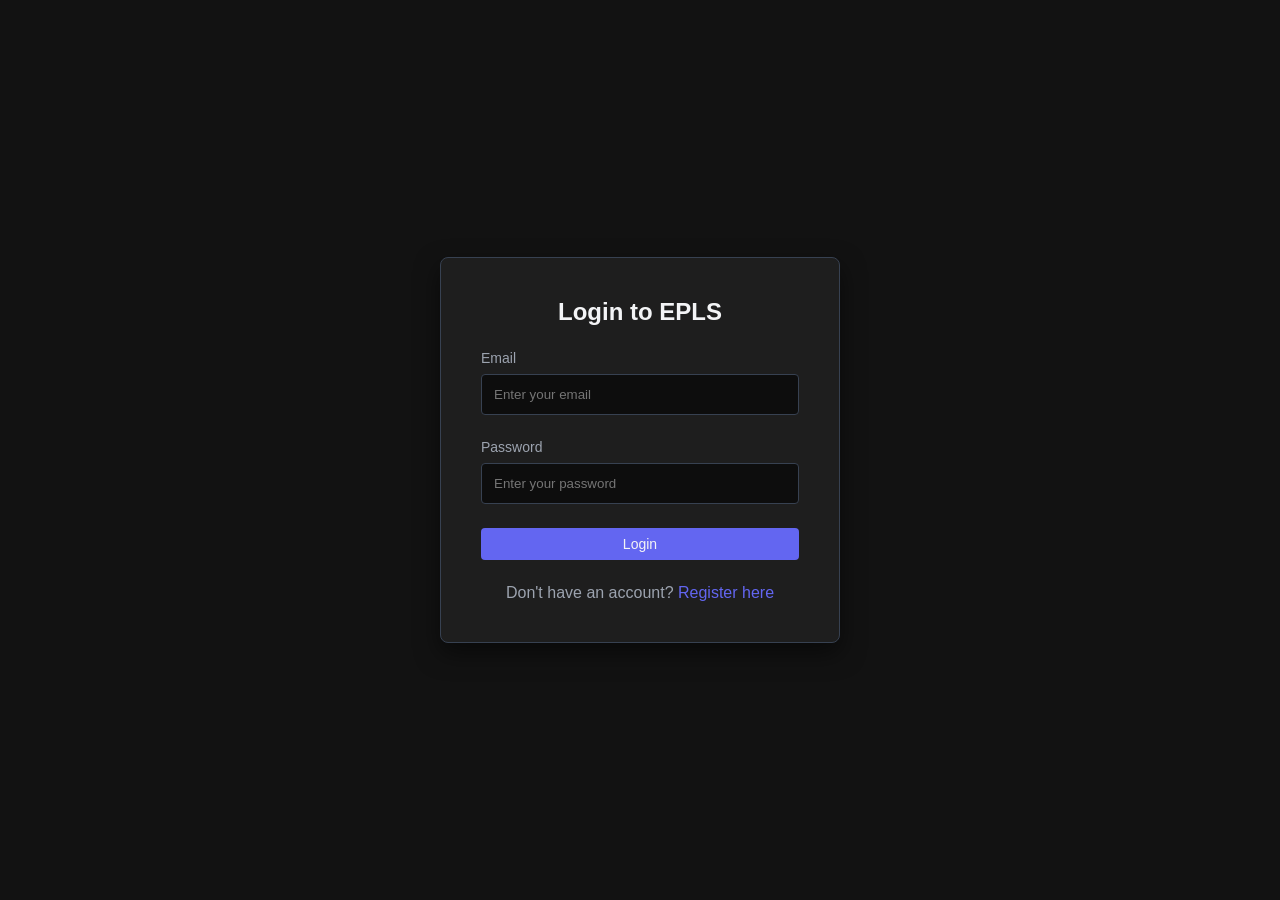
<file: Frontend/index.html>
<!DOCTYPE html>
<html lang="en">
<head>
    <meta charset="UTF-8">
    <meta name="viewport" content="width=device-width, initial-scale=1.0">
    <title>Employee Management System</title>
    <script src="js/api.js"></script>
    <script src="js/auth.js"></script>
    <script>
        // Redirect logic
        window.onload = function() {
            if (auth.isLoggedIn()) {
                auth.redirectByRole();
            } else {
                window.location.href = 'login.html';
            }
        };
    </script>
</head>
<body>
</body>
</html>
</file>
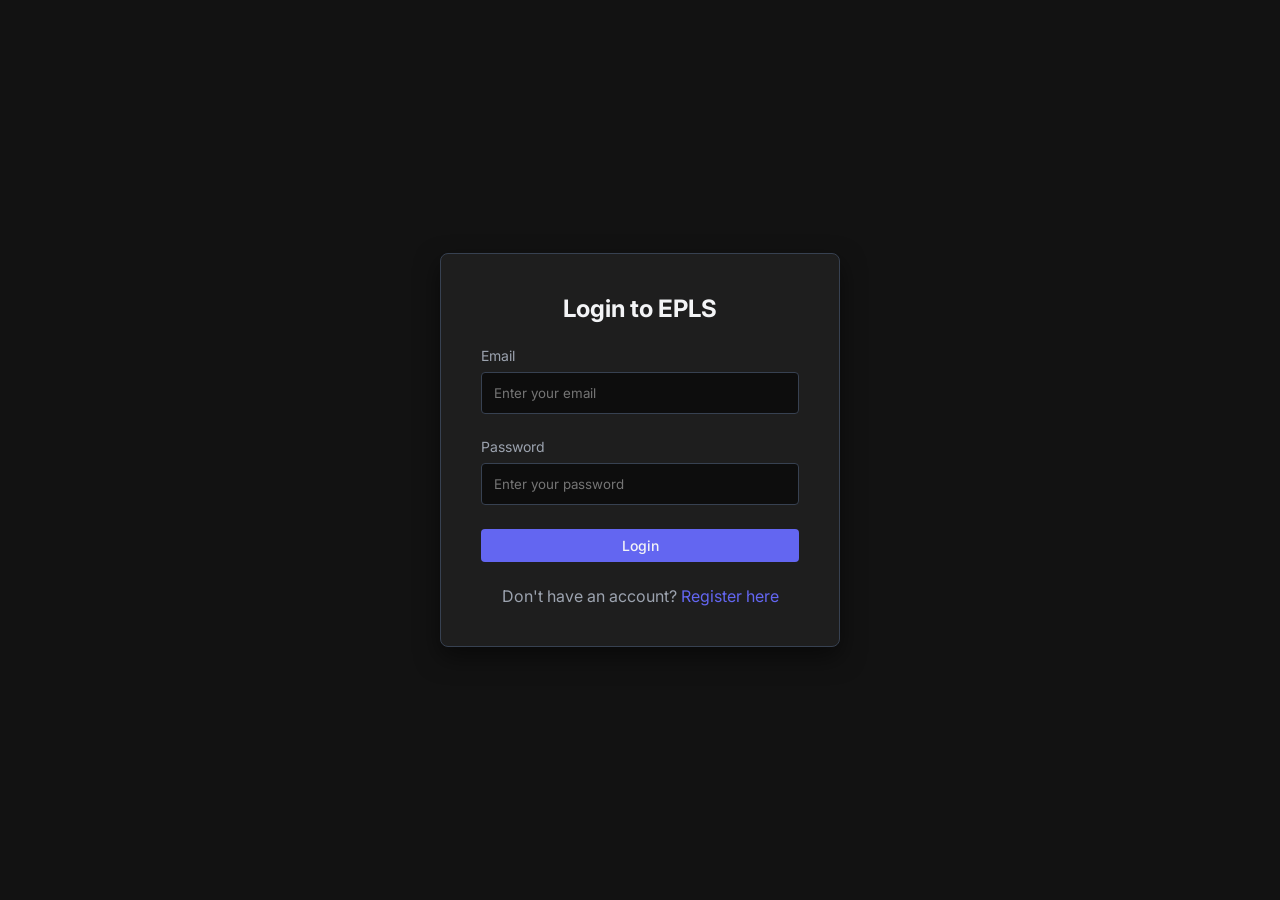
<file: Frontend/admin-dashboard.html>
<!DOCTYPE html>
<html lang="en">
<head>
    <meta charset="UTF-8">
    <meta name="viewport" content="width=device-width, initial-scale=1.0">
    <title>Dashboard - EPLS</title>
    <link rel="stylesheet" href="css/style.css">
    <link href="https://fonts.googleapis.com/css2?family=Inter:wght@400;500;600;700&display=swap" rel="stylesheet">
</head>
<body>

<div class="app-container">
    <!-- Sidebar -->
    <aside class="sidebar">
        <div class="sidebar-header">
            <span>EPLS Portal</span>
        </div>
        <ul class="sidebar-menu">
            <li><a href="dashboard.html" class="active admin-only">Dashboard</a></li>
            <li><a href="employees.html" class="admin-only">Employees</a></li>
            <li><a href="departments.html" class="admin-only">Departments</a></li>
            <li><a href="attendance.html">Attendance</a></li>
            <li><a href="leaves.html">Leaves</a></li>
            <li><a href="payroll.html">Payroll</a></li>
            <li><a href="profile.html">My Profile</a></li>
            <li><a href="#" id="logout-btn">Logout</a></li>
        </ul>
    </aside>

    <!-- Main Content -->
    <main class="main-content">
        <nav class="top-nav">
            <h2>Admin Dashboard</h2>
            <div class="user-info">
                <span id="sidebar-user-name">User Name</span>
                <span class="user-role-badge" id="sidebar-user-role">ROLE</span>
            </div>
        </nav>

        <div class="content-area">
            <div id="loading" class="text-center">
                <p>Loading dashboard statistics...</p>
            </div>

            <div id="dashboard-content" class="hidden">
                <div class="dashboard-cards">
                    <div class="stat-card">
                        <span class="stat-title">Total Employees</span>
                        <span class="stat-value" id="stat-emp">0</span>
                    </div>
                    <div class="stat-card">
                        <span class="stat-title">Total Departments</span>
                        <span class="stat-value" id="stat-dept">0</span>
                    </div>
                    <div class="stat-card">
                        <span class="stat-title">Present Today</span>
                        <span class="stat-value" id="stat-present">0</span>
                    </div>
                    <div class="stat-card">
                        <span class="stat-title">Absent Today</span>
                        <span class="stat-value" id="stat-absent">0</span>
                    </div>
                    <div class="stat-card">
                        <span class="stat-title">Pending Leaves</span>
                        <span class="stat-value" id="stat-leaves-pending">0</span>
                    </div>
                    <div class="stat-card">
                        <span class="stat-title">Approved Leaves</span>
                        <span class="stat-value" id="stat-leaves-approved">0</span>
                    </div>
                    <div class="stat-card">
                        <span class="stat-title">Total Payroll Records</span>
                        <span class="stat-value" id="stat-payroll">0</span>
                    </div>
                </div>
            </div>
            
            <div id="employee-dashboard-content" class="hidden">
                <div class="stat-card">
                    <span class="stat-title">Welcome back</span>
                    <span class="stat-value">Employee Dashboard</span>
                    <p class="mt-2">Use the sidebar to view your attendance, leaves, and payroll details.</p>
                </div>
            </div>
        </div>
    </main>
</div>

<script src="js/api.js"></script>
<script src="js/auth.js"></script>
<script src="js/dashboard.js"></script>
</body>
</html>
</file>
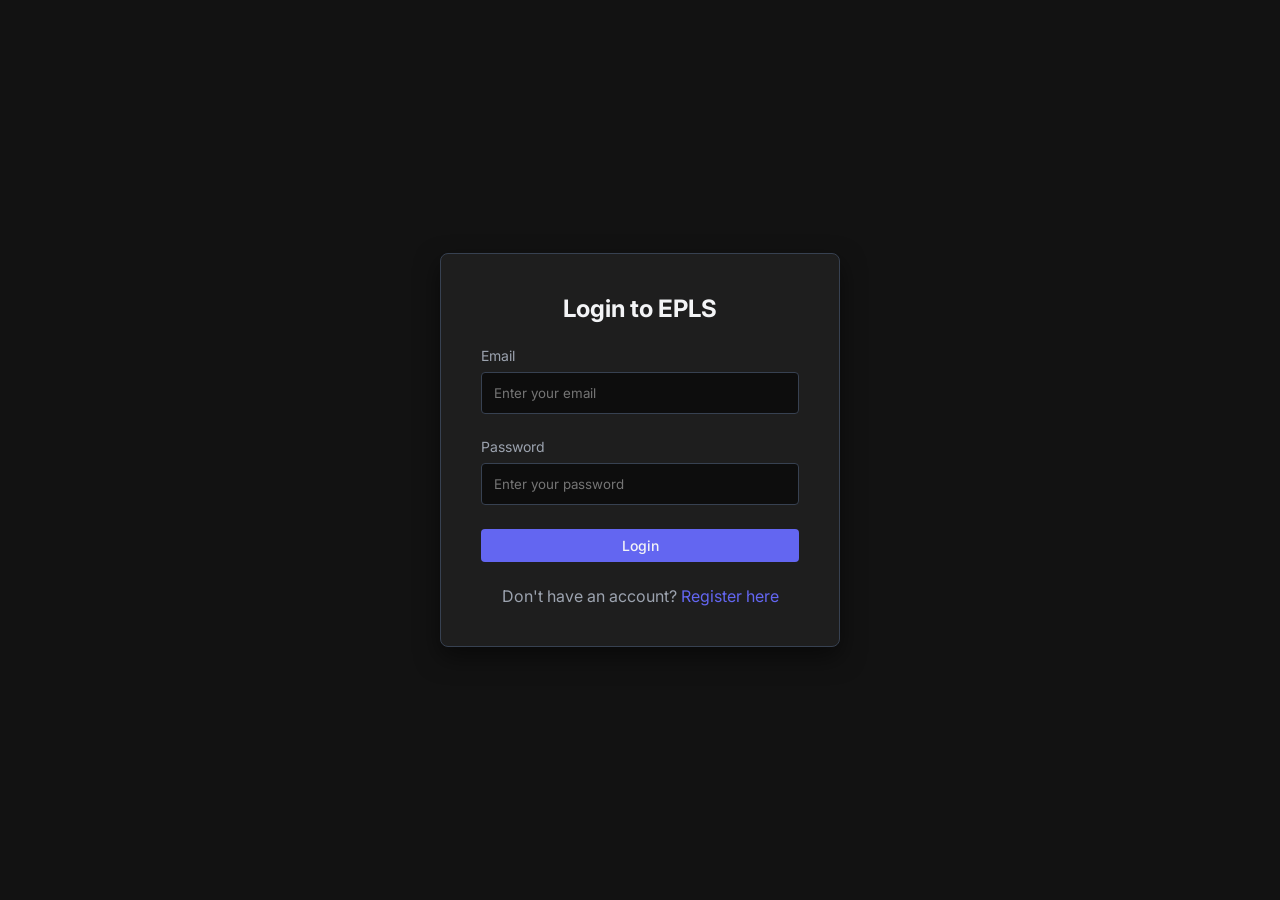
<file: Frontend/attendance.html>
<!DOCTYPE html>
<html lang="en">
<head>
    <meta charset="UTF-8">
    <meta name="viewport" content="width=device-width, initial-scale=1.0">
    <title>Attendance - EPLS</title>
    <link rel="stylesheet" href="css/style.css">
    <link href="https://fonts.googleapis.com/css2?family=Inter:wght@400;500;600;700&display=swap" rel="stylesheet">
</head>
<body>

<div class="app-container">
    <aside class="sidebar">
        <div class="sidebar-header">
            <span>EPLS Portal</span>
        </div>
        <ul class="sidebar-menu">
            <li><a href="dashboard.html" class="admin-only">Dashboard</a></li>
            <li><a href="employees.html" class="admin-only">Employees</a></li>
            <li><a href="departments.html" class="admin-only">Departments</a></li>
            <li><a href="attendance.html" class="active">Attendance</a></li>
            <li><a href="leaves.html">Leaves</a></li>
            <li><a href="payroll.html">Payroll</a></li>
            <li><a href="profile.html">My Profile</a></li>
            <li><a href="#" id="logout-btn">Logout</a></li>
        </ul>
    </aside>

    <main class="main-content">
        <nav class="top-nav">
            <h2 id="pageTitle">Attendance</h2>
            <div class="user-info">
                <span id="sidebar-user-name">User Name</span>
                <span class="user-role-badge" id="sidebar-user-role">ROLE</span>
            </div>
        </nav>

        <div class="content-area">
            <div class="table-container">
                <div class="table-header-actions">
                    <h3 id="tableTitle">Attendance Records</h3>
                    <button class="btn btn-primary admin-only" onclick="openAttModal()">+ Add Attendance</button>
                </div>
                
                <div id="employeeAttendanceSection" class="hidden" style="margin-bottom: 2rem; background: #2a2a2a; padding: 1.5rem; border-radius: 8px;">
                    <h3 style="margin-top:0;">Today's Attendance</h3>
                    <div id="todayAttStatus" style="margin-top: 1rem; margin-bottom: 1rem; font-size: 1.1rem;">
                        Loading today's attendance...
                    </div>
                    <div>
                        <button id="btnCheckIn" class="btn btn-primary hidden" onclick="markAttendance('check-in')">CHECK IN</button>
                        <button id="btnCheckOut" class="btn btn-warning hidden" onclick="markAttendance('check-out')">CHECK OUT</button>
                    </div>
                </div>
                
                <h3 id="historyTitle" class="hidden" style="margin-top: 2rem; margin-bottom: 1rem;">Attendance History</h3>
                
                <div id="loading" class="text-center mt-3 mb-3">Loading attendance...</div>
                
                <table id="attTable" class="hidden">
                    <thead>
                        <tr>
                            <th class="admin-only">Employee</th>
                            <th>Date</th>
                            <th>Check In</th>
                            <th>Check Out</th>
                            <th>Work Hrs</th>
                            <th>Status</th>
                            <th>Remarks</th>
                            <th class="admin-only">Actions</th>
                        </tr>
                    </thead>
                    <tbody id="attTableBody">
                    </tbody>
                </table>
            </div>
        </div>
    </main>
</div>

<!-- Modal -->
<div class="modal" id="attModal">
    <div class="modal-content">
        <div class="modal-header">
            <h3 id="modalTitle">Add Attendance</h3>
            <button class="close-modal" onclick="closeAttModal()">&times;</button>
        </div>
        <div class="modal-body">
            <form id="attForm">
                <input type="hidden" id="attId">
                <div class="form-group" id="empIdGroup">
                    <label class="form-label">Employee</label>
                    <select id="attEmpId" class="form-control" required>
                        <option value="">Select Employee...</option>
                    </select>
                </div>
                <div class="form-group">
                    <label class="form-label">Date</label>
                    <input type="date" id="attDate" class="form-control" required>
                </div>
                <div class="form-group">
                    <label class="form-label">Check In Time</label>
                    <input type="time" id="attCheckIn" class="form-control">
                </div>
                <div class="form-group">
                    <label class="form-label">Check Out Time</label>
                    <input type="time" id="attCheckOut" class="form-control">
                </div>
                <div class="form-group">
                    <label class="form-label">Status</label>
                    <select id="attStatus" class="form-control" required>
                        <option value="Present">Present</option>
                        <option value="Absent">Absent</option>
                        <option value="HalfDay">HalfDay</option>
                        <option value="Leave">Leave</option>
                    </select>
                </div>
                <div class="form-group">
                    <label class="form-label">Remarks</label>
                    <textarea id="attRemarks" class="form-control" rows="2"></textarea>
                </div>
            </form>
        </div>
        <div class="modal-footer">
            <button class="btn btn-secondary" onclick="closeAttModal()">Cancel</button>
            <button class="btn btn-primary" id="saveAttBtn" onclick="saveAttendance()">Save</button>
        </div>
    </div>
</div>

<script src="js/api.js"></script>
<script src="js/auth.js"></script>
<script src="js/attendance.js"></script>
</body>
</html>
</file>
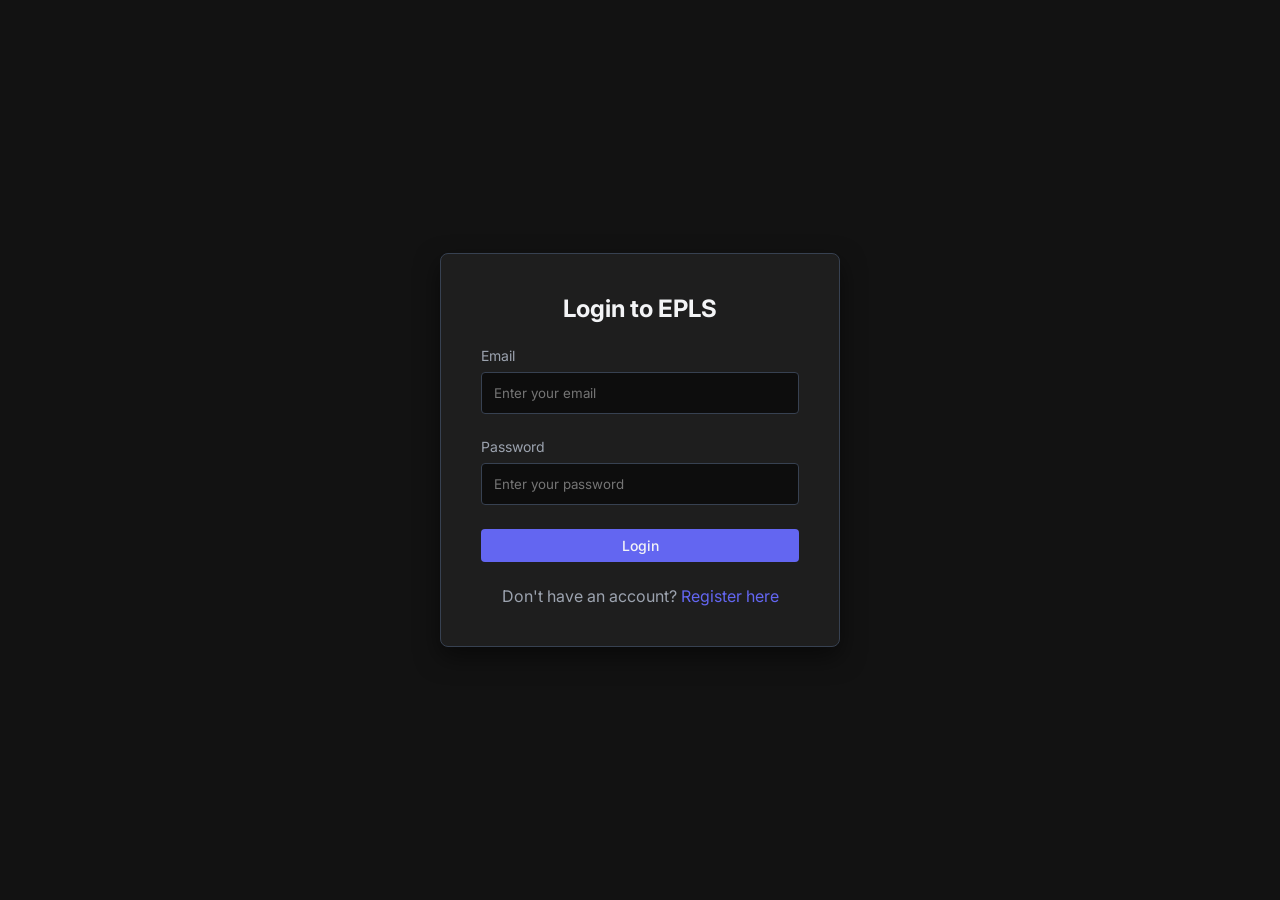
<file: Frontend/departments.html>
<!DOCTYPE html>
<html lang="en">
<head>
    <meta charset="UTF-8">
    <meta name="viewport" content="width=device-width, initial-scale=1.0">
    <title>Departments - EPLS</title>
    <link rel="stylesheet" href="css/style.css">
    <link href="https://fonts.googleapis.com/css2?family=Inter:wght@400;500;600;700&display=swap" rel="stylesheet">
</head>
<body>

<div class="app-container">
    <aside class="sidebar">
        <div class="sidebar-header">
            <span>EPLS Portal</span>
        </div>
        <ul class="sidebar-menu">
            <li><a href="dashboard.html" class="admin-only">Dashboard</a></li>
            <li><a href="employees.html" class="admin-only">Employees</a></li>
            <li><a href="departments.html" class="active admin-only">Departments</a></li>
            <li><a href="attendance.html">Attendance</a></li>
            <li><a href="leaves.html">Leaves</a></li>
            <li><a href="payroll.html">Payroll</a></li>
            <li><a href="profile.html">My Profile</a></li>
            <li><a href="#" id="logout-btn">Logout</a></li>
        </ul>
    </aside>

    <main class="main-content">
        <nav class="top-nav">
            <h2>Departments</h2>
            <div class="user-info">
                <span id="sidebar-user-name">User Name</span>
                <span class="user-role-badge" id="sidebar-user-role">ROLE</span>
            </div>
        </nav>

        <div class="content-area">
            <div class="table-container">
                <div class="table-header-actions">
                    <h3>All Departments</h3>
                    <button class="btn btn-primary" onclick="openDeptModal()">+ Add Department</button>
                </div>
                
                <div id="loading" class="text-center mt-3 mb-3">Loading departments...</div>
                
                <table id="deptTable" class="hidden">
                    <thead>
                        <tr>
                            <th>ID</th>
                            <th>Name</th>
                            <th>Description</th>
                            <th>Actions</th>
                        </tr>
                    </thead>
                    <tbody id="deptTableBody">
                    </tbody>
                </table>
            </div>
        </div>
    </main>
</div>

<!-- Modal -->
<div class="modal" id="deptModal">
    <div class="modal-content">
        <div class="modal-header">
            <h3 id="modalTitle">Add Department</h3>
            <button class="close-modal" onclick="closeDeptModal()">&times;</button>
        </div>
        <div class="modal-body">
            <form id="deptForm">
                <input type="hidden" id="deptId">
                <div class="form-group">
                    <label class="form-label">Name</label>
                    <input type="text" id="deptName" class="form-control" required>
                </div>
                <div class="form-group">
                    <label class="form-label">Description</label>
                    <textarea id="deptDesc" class="form-control" rows="3"></textarea>
                </div>
            </form>
        </div>
        <div class="modal-footer">
            <button class="btn btn-secondary" onclick="closeDeptModal()">Cancel</button>
            <button class="btn btn-primary" id="saveDeptBtn" onclick="saveDepartment()">Save</button>
        </div>
    </div>
</div>

<script src="js/api.js"></script>
<script src="js/auth.js"></script>
<script src="js/departments.js"></script>
</body>
</html>
</file>
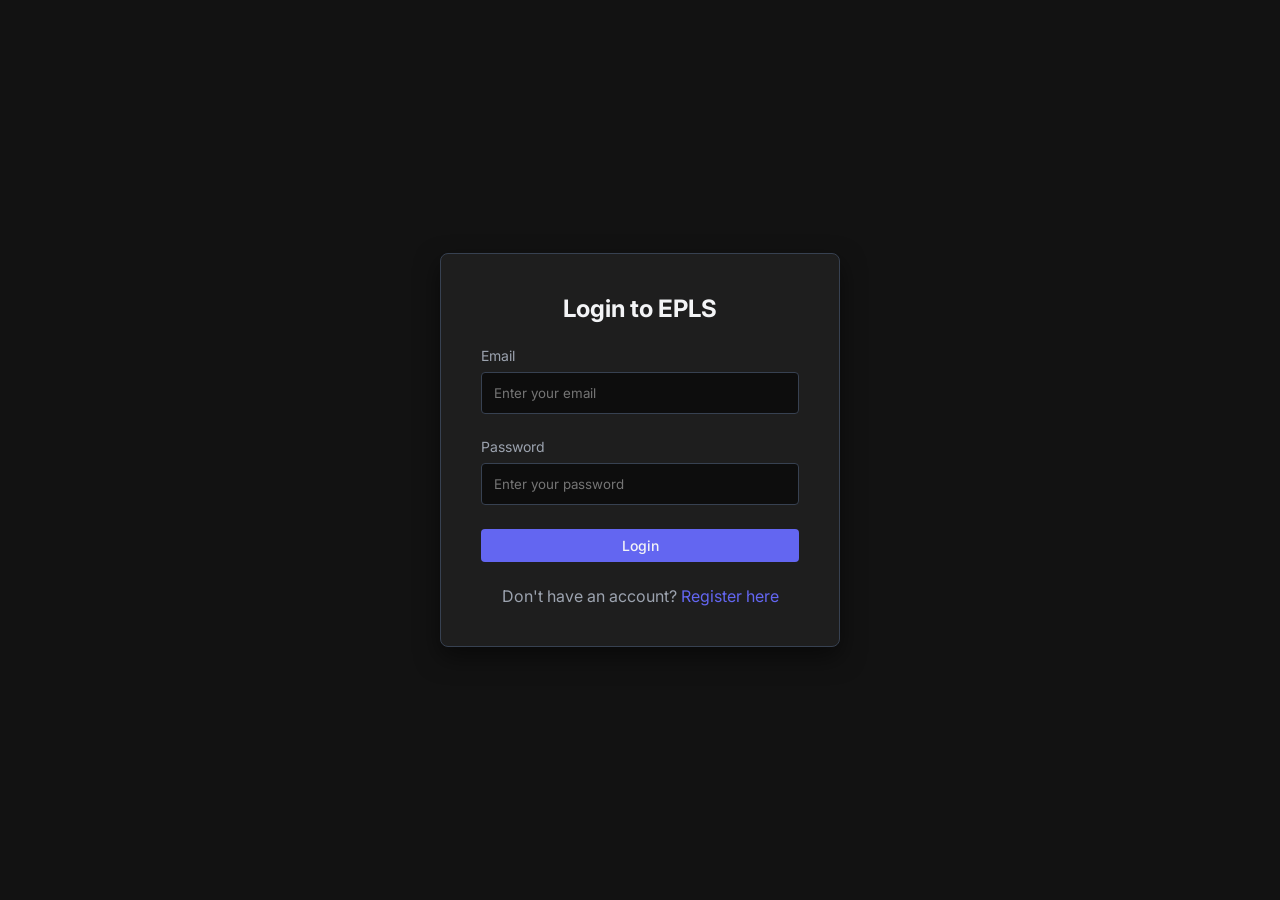
<file: Frontend/employee-dashboard.html>
<!DOCTYPE html>
<html lang="en">
<head>
    <meta charset="UTF-8">
    <meta name="viewport" content="width=device-width, initial-scale=1.0">
    <title>Dashboard - EPLS</title>
    <link rel="stylesheet" href="css/style.css">
    <link href="https://fonts.googleapis.com/css2?family=Inter:wght@400;500;600;700&display=swap" rel="stylesheet">
</head>
<body>

<div class="app-container">
    <!-- Sidebar -->
    <aside class="sidebar">
        <div class="sidebar-header">
            <span>EPLS Portal</span>
        </div>
        <ul class="sidebar-menu">
            <li><a href="dashboard.html" class="active admin-only">Dashboard</a></li>
            <li><a href="employees.html" class="admin-only">Employees</a></li>
            <li><a href="departments.html" class="admin-only">Departments</a></li>
            <li><a href="attendance.html">Attendance</a></li>
            <li><a href="leaves.html">Leaves</a></li>
            <li><a href="payroll.html">Payroll</a></li>
            <li><a href="profile.html">My Profile</a></li>
            <li><a href="#" id="logout-btn">Logout</a></li>
        </ul>
    </aside>

    <!-- Main Content -->
    <main class="main-content">
        <nav class="top-nav">
            <h2>Employee Dashboard</h2>
            <div class="user-info">
                <span id="sidebar-user-name">User Name</span>
                <span class="user-role-badge" id="sidebar-user-role">ROLE</span>
            </div>
        </nav>

        <div class="content-area">
            <div id="loading" class="text-center">
                <p>Loading dashboard statistics...</p>
            </div>

            <div id="dashboard-content" class="hidden">
                <div class="dashboard-cards">
                    <div class="stat-card">
                        <span class="stat-title">Total Employees</span>
                        <span class="stat-value" id="stat-emp">0</span>
                    </div>
                    <div class="stat-card">
                        <span class="stat-title">Total Departments</span>
                        <span class="stat-value" id="stat-dept">0</span>
                    </div>
                    <div class="stat-card">
                        <span class="stat-title">Present Today</span>
                        <span class="stat-value" id="stat-present">0</span>
                    </div>
                    <div class="stat-card">
                        <span class="stat-title">Absent Today</span>
                        <span class="stat-value" id="stat-absent">0</span>
                    </div>
                    <div class="stat-card">
                        <span class="stat-title">Pending Leaves</span>
                        <span class="stat-value" id="stat-leaves-pending">0</span>
                    </div>
                    <div class="stat-card">
                        <span class="stat-title">Approved Leaves</span>
                        <span class="stat-value" id="stat-leaves-approved">0</span>
                    </div>
                    <div class="stat-card">
                        <span class="stat-title">Total Payroll Records</span>
                        <span class="stat-value" id="stat-payroll">0</span>
                    </div>
                </div>
            </div>
            
            <div id="employee-dashboard-content" class="hidden">
                <!-- Profile Section -->
                <div class="profile-banner" style="background: var(--bg-card); border: 1px solid var(--border-color); border-radius: 12px; padding: 2rem; margin-bottom: 2rem; display: flex; align-items: center; gap: 2rem; box-shadow: 0 4px 6px rgba(0,0,0,0.1);">
                    <div class="avatar" style="width: 100px; height: 100px; border-radius: 50%; background: linear-gradient(135deg, var(--primary), #818cf8); display: flex; justify-content: center; align-items: center; font-size: 2.5rem; color: white; font-weight: bold; flex-shrink: 0;" id="emp-initials">
                        U
                    </div>
                    <div class="profile-info">
                        <h2 style="font-size: 2rem; margin-bottom: 0.5rem; display: flex; align-items: center; gap: 0.5rem;" id="emp-profile-name">
                            Loading...
                        </h2>
                        <p style="font-size: 1.1rem; color: var(--text-muted); margin-bottom: 0.5rem;">
                            <span id="emp-profile-designation">Designation</span> | <span id="emp-profile-code">EMP-000</span>
                        </p>
                        <span class="badge badge-info" id="emp-profile-department" style="font-size: 0.9rem; padding: 0.4rem 0.8rem;">Department</span>
                    </div>
                </div>

                <!-- Quick Actions Section -->
                <h3 style="margin-bottom: 1.5rem; font-size: 1.25rem;">Quick Actions</h3>
                <div class="dashboard-cards" style="grid-template-columns: repeat(auto-fit, minmax(250px, 1fr));">
                    
                    <!-- Check In Action -->
                    <div class="stat-card" style="text-align: center; border-top: 4px solid var(--info); cursor: pointer;" onclick="handleCheckIn()">
                        <div style="background: rgba(59, 130, 246, 0.1); width: 60px; height: 60px; border-radius: 50%; display: flex; justify-content: center; align-items: center; margin: 0 auto 1rem auto;">
                            <svg width="32" height="32" viewBox="0 0 24 24" fill="none" stroke="var(--info)" stroke-width="2" stroke-linecap="round" stroke-linejoin="round"><path d="M15 3h4a2 2 0 0 1 2 2v14a2 2 0 0 1-2 2h-4"></path><polyline points="10 17 15 12 10 7"></polyline><line x1="15" y1="12" x2="3" y2="12"></line></svg>
                        </div>
                        <h4 style="margin-bottom: 0.5rem;">Mark Attendance</h4>
                        <p style="font-size: 0.875rem; color: var(--text-muted); margin-bottom: 1rem;" id="emp-today-time">Check In / Check Out</p>
                        <button class="btn btn-primary" style="width: 100%;" id="btn-quick-checkin">Check In Now</button>
                    </div>

                    <!-- Apply Leave Action -->
                    <div class="stat-card" style="text-align: center; border-top: 4px solid var(--warning); cursor: pointer;" onclick="window.location.href='leaves.html'">
                        <div style="background: rgba(245, 158, 11, 0.1); width: 60px; height: 60px; border-radius: 50%; display: flex; justify-content: center; align-items: center; margin: 0 auto 1rem auto;">
                            <svg width="32" height="32" viewBox="0 0 24 24" fill="none" stroke="var(--warning)" stroke-width="2" stroke-linecap="round" stroke-linejoin="round"><path d="M21 10c0 7-9 13-9 13s-9-6-9-13a9 9 0 0 1 18 0z"></path><circle cx="12" cy="10" r="3"></circle></svg>
                        </div>
                        <h4 style="margin-bottom: 0.5rem;">Apply Leave</h4>
                        <p style="font-size: 0.875rem; color: var(--text-muted); margin-bottom: 1rem;">Request time off</p>
                        <a href="leaves.html" class="btn btn-secondary" style="width: 100%; display: block;">Apply Now</a>
                    </div>

                    <!-- View Payslip Action -->
                    <div class="stat-card" style="text-align: center; border-top: 4px solid var(--success); cursor: pointer;" onclick="window.location.href='payroll.html'">
                        <div style="background: rgba(16, 185, 129, 0.1); width: 60px; height: 60px; border-radius: 50%; display: flex; justify-content: center; align-items: center; margin: 0 auto 1rem auto;">
                            <svg width="32" height="32" viewBox="0 0 24 24" fill="none" stroke="var(--success)" stroke-width="2" stroke-linecap="round" stroke-linejoin="round"><rect x="2" y="5" width="20" height="14" rx="2" ry="2"></rect><line x1="2" y1="10" x2="22" y2="10"></line></svg>
                        </div>
                        <h4 style="margin-bottom: 0.5rem;">View Payslip</h4>
                        <p style="font-size: 0.875rem; color: var(--text-muted); margin-bottom: 1rem;">View latest salary slip</p>
                        <a href="payroll.html" class="btn btn-secondary" style="width: 100%; display: block;">View Payslips</a>
                    </div>

                </div>
            </div>
        </div>
    </main>
</div>

<script src="js/api.js"></script>
<script src="js/auth.js"></script>
<script src="js/dashboard.js"></script>
</body>
</html>
</file>
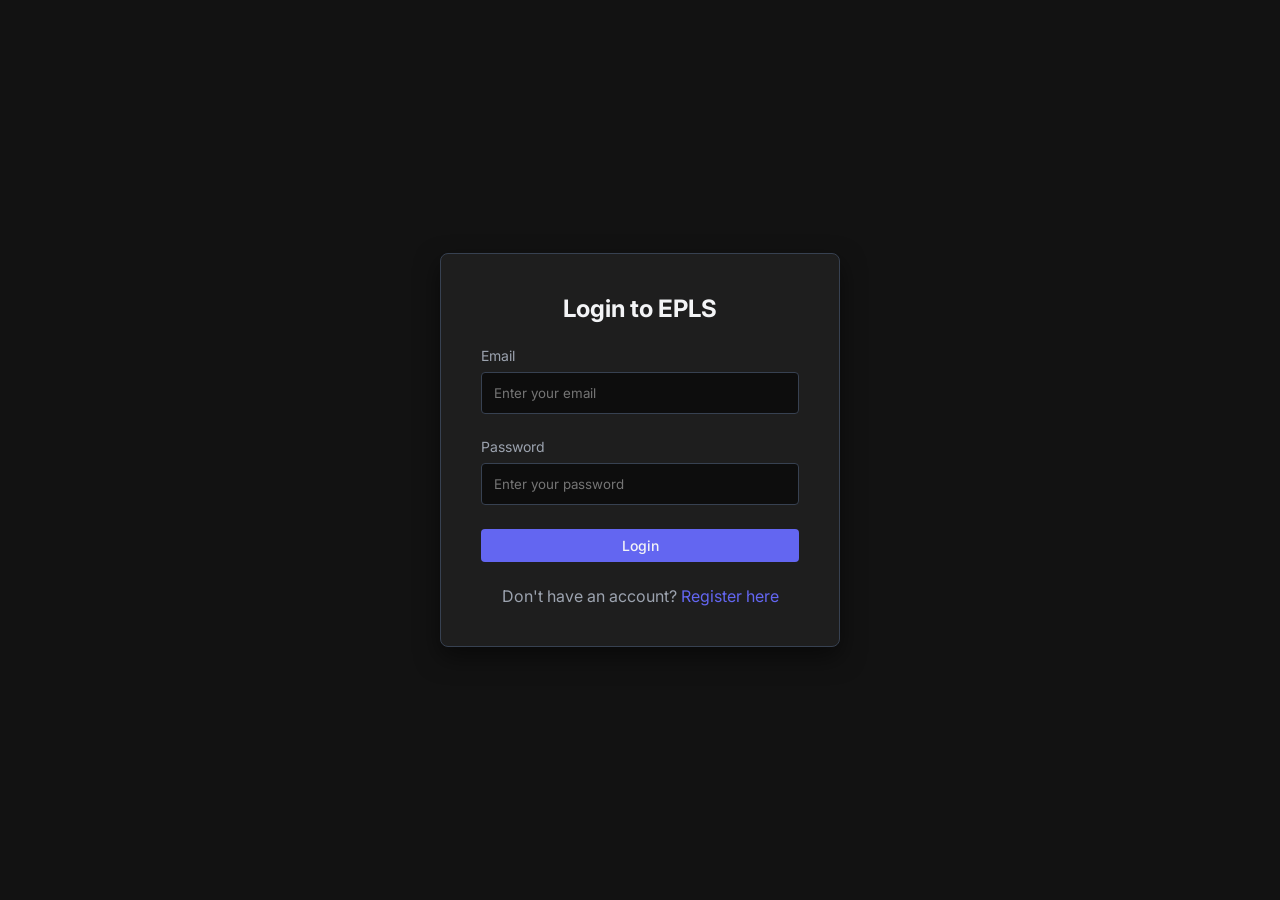
<file: Frontend/employees.html>
<!DOCTYPE html>
<html lang="en">
<head>
    <meta charset="UTF-8">
    <meta name="viewport" content="width=device-width, initial-scale=1.0">
    <title>Employees - EPLS</title>
    <link rel="stylesheet" href="css/style.css">
    <link href="https://fonts.googleapis.com/css2?family=Inter:wght@400;500;600;700&display=swap" rel="stylesheet">
</head>
<body>

<div class="app-container">
    <aside class="sidebar">
        <div class="sidebar-header">
            <span>EPLS Portal</span>
        </div>
        <ul class="sidebar-menu">
            <li><a href="dashboard.html" class="admin-only">Dashboard</a></li>
            <li><a href="employees.html" class="active admin-only">Employees</a></li>
            <li><a href="departments.html" class="admin-only">Departments</a></li>
            <li><a href="attendance.html">Attendance</a></li>
            <li><a href="leaves.html">Leaves</a></li>
            <li><a href="payroll.html">Payroll</a></li>
            <li><a href="profile.html">My Profile</a></li>
            <li><a href="#" id="logout-btn">Logout</a></li>
        </ul>
    </aside>

    <main class="main-content">
        <nav class="top-nav">
            <h2>Employees</h2>
            <div class="user-info">
                <span id="sidebar-user-name">User Name</span>
                <span class="user-role-badge" id="sidebar-user-role">ROLE</span>
            </div>
        </nav>

        <div class="content-area">
            <div class="table-container">
                <div class="table-header-actions">
                    <h3>All Employees</h3>
                    <button class="btn btn-primary" onclick="openEmpModal()">+ Add Employee</button>
                </div>
                
                <div id="loading" class="text-center mt-3 mb-3">Loading employees...</div>
                
                <table id="empTable" class="hidden">
                    <thead>
                        <tr>
                            <th>Code</th>
                            <th>Name</th>
                            <th>Email</th>
                            <th>Designation</th>
                            <th>Salary</th>
                            <th>Actions</th>
                        </tr>
                    </thead>
                    <tbody id="empTableBody">
                    </tbody>
                </table>
            </div>
        </div>
    </main>
</div>

<!-- Modal -->
<div class="modal" id="empModal">
    <div class="modal-content">
        <div class="modal-header">
            <h3 id="modalTitle">Add Employee</h3>
            <button class="close-modal" onclick="closeEmpModal()">&times;</button>
        </div>
        <div class="modal-body">
            <form id="empForm">
                <input type="hidden" id="empId">
                <div class="form-group" id="userIdGroup">
                    <label class="form-label">User ID (Link to User Account)</label>
                    <input type="number" id="empUserId" class="form-control" required>
                </div>
                <div class="form-group">
                    <label class="form-label">Employee Code</label>
                    <input type="text" id="empCode" class="form-control" required>
                </div>
                <div class="form-group">
                    <label class="form-label">Name</label>
                    <input type="text" id="empName" class="form-control" required>
                </div>
                <div class="form-group">
                    <label class="form-label">Email</label>
                    <input type="email" id="empEmail" class="form-control" required>
                </div>
                <div class="form-group">
                    <label class="form-label">Phone</label>
                    <input type="text" id="empPhone" class="form-control">
                </div>
                <div class="form-group">
                    <label class="form-label">Department</label>
                    <select id="empDept" class="form-control" required>
                        <option value="">Select Department...</option>
                    </select>
                </div>
                <div class="form-group">
                    <label class="form-label">Designation</label>
                    <input type="text" id="empDesignation" class="form-control" required>
                </div>
                <div class="form-group">
                    <label class="form-label">Basic Salary</label>
                    <input type="number" step="0.01" id="empSalary" class="form-control" required>
                </div>
                <div class="form-group">
                    <label class="form-label">Joining Date</label>
                    <input type="date" id="empJoining" class="form-control" required>
                </div>
            </form>
        </div>
        <div class="modal-footer">
            <button class="btn btn-secondary" onclick="closeEmpModal()">Cancel</button>
            <button class="btn btn-primary" id="saveEmpBtn" onclick="saveEmployee()">Save</button>
        </div>
    </div>
</div>

<script src="js/api.js"></script>
<script src="js/auth.js"></script>
<script src="js/employees.js"></script>
</body>
</html>
</file>
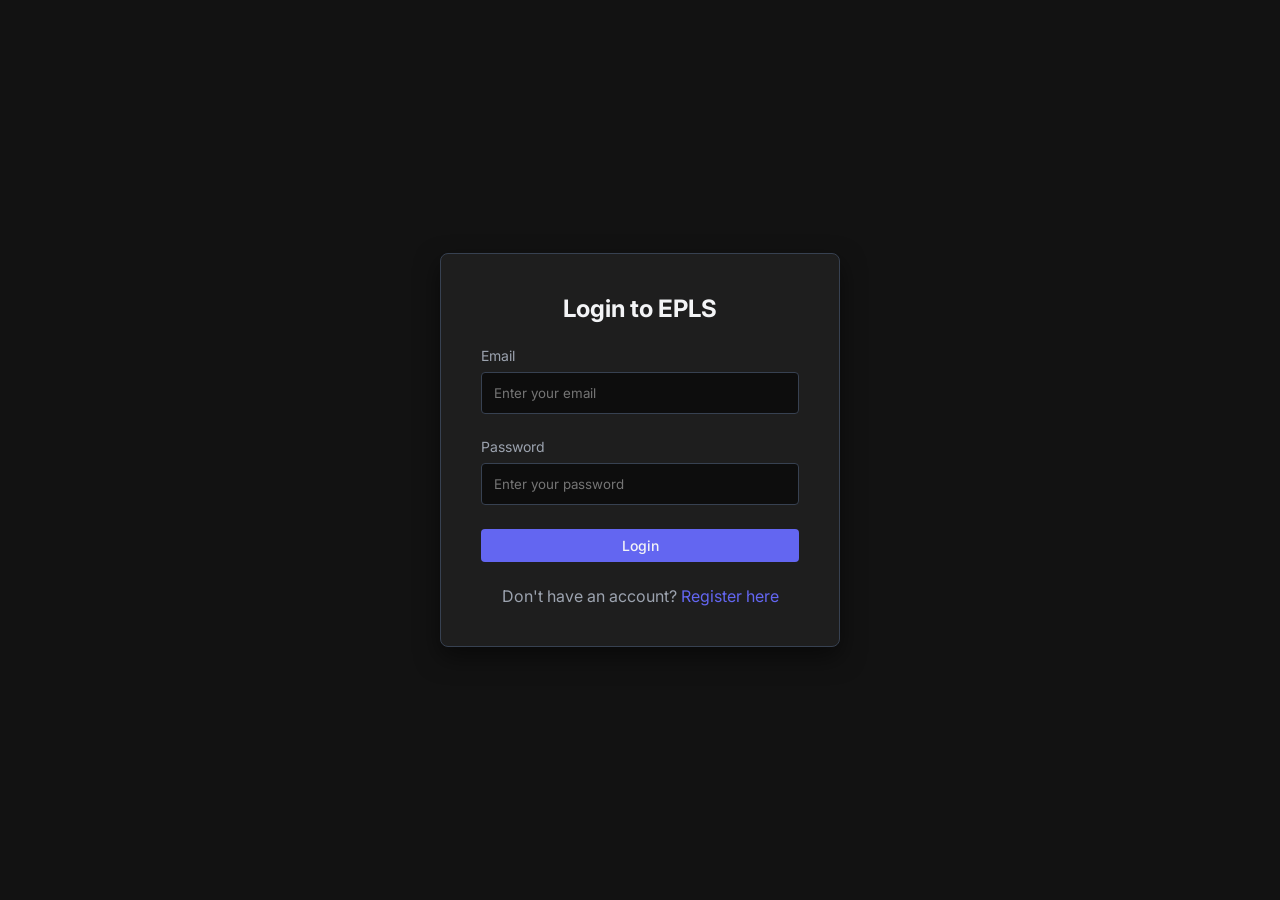
<file: Frontend/hr-dashboard.html>
<!DOCTYPE html>
<html lang="en">
<head>
    <meta charset="UTF-8">
    <meta name="viewport" content="width=device-width, initial-scale=1.0">
    <title>Dashboard - EPLS</title>
    <link rel="stylesheet" href="css/style.css">
    <link href="https://fonts.googleapis.com/css2?family=Inter:wght@400;500;600;700&display=swap" rel="stylesheet">
</head>
<body>

<div class="app-container">
    <!-- Sidebar -->
    <aside class="sidebar">
        <div class="sidebar-header">
            <span>EPLS Portal</span>
        </div>
        <ul class="sidebar-menu">
            <li><a href="dashboard.html" class="active admin-only">Dashboard</a></li>
            <li><a href="employees.html" class="admin-only">Employees</a></li>
            <li><a href="departments.html" class="admin-only">Departments</a></li>
            <li><a href="attendance.html">Attendance</a></li>
            <li><a href="leaves.html">Leaves</a></li>
            <li><a href="payroll.html">Payroll</a></li>
            <li><a href="profile.html">My Profile</a></li>
            <li><a href="#" id="logout-btn">Logout</a></li>
        </ul>
    </aside>

    <!-- Main Content -->
    <main class="main-content">
        <nav class="top-nav">
            <h2>HR Dashboard</h2>
            <div class="user-info">
                <span id="sidebar-user-name">User Name</span>
                <span class="user-role-badge" id="sidebar-user-role">ROLE</span>
            </div>
        </nav>

        <div class="content-area">
            <div id="loading" class="text-center">
                <p>Loading dashboard statistics...</p>
            </div>

            <div id="dashboard-content" class="hidden">
                <div class="dashboard-cards">
                    <div class="stat-card">
                        <span class="stat-title">Total Employees</span>
                        <span class="stat-value" id="stat-emp">0</span>
                    </div>
                    <div class="stat-card">
                        <span class="stat-title">Total Departments</span>
                        <span class="stat-value" id="stat-dept">0</span>
                    </div>
                    <div class="stat-card">
                        <span class="stat-title">Present Today</span>
                        <span class="stat-value" id="stat-present">0</span>
                    </div>
                    <div class="stat-card">
                        <span class="stat-title">Absent Today</span>
                        <span class="stat-value" id="stat-absent">0</span>
                    </div>
                    <div class="stat-card">
                        <span class="stat-title">Pending Leaves</span>
                        <span class="stat-value" id="stat-leaves-pending">0</span>
                    </div>
                    <div class="stat-card">
                        <span class="stat-title">Approved Leaves</span>
                        <span class="stat-value" id="stat-leaves-approved">0</span>
                    </div>
                    <div class="stat-card">
                        <span class="stat-title">Total Payroll Records</span>
                        <span class="stat-value" id="stat-payroll">0</span>
                    </div>
                </div>
            </div>
            
            <div id="employee-dashboard-content" class="hidden">
                <div class="stat-card">
                    <span class="stat-title">Welcome back</span>
                    <span class="stat-value">Employee Dashboard</span>
                    <p class="mt-2">Use the sidebar to view your attendance, leaves, and payroll details.</p>
                </div>
            </div>
        </div>
    </main>
</div>

<script src="js/api.js"></script>
<script src="js/auth.js"></script>
<script src="js/dashboard.js"></script>
</body>
</html>
</file>
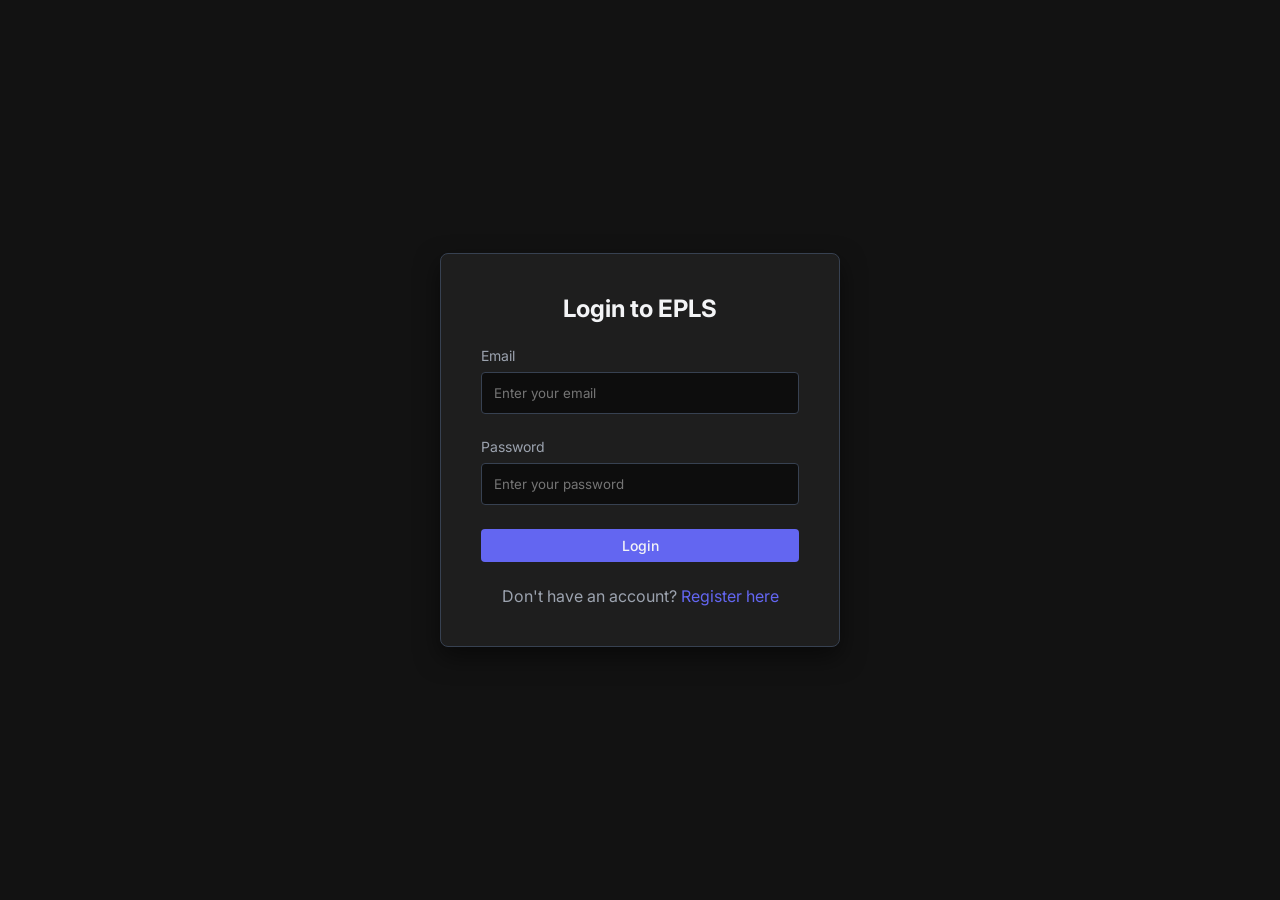
<file: Frontend/leaves.html>
<!DOCTYPE html>
<html lang="en">
<head>
    <meta charset="UTF-8">
    <meta name="viewport" content="width=device-width, initial-scale=1.0">
    <title>Leaves - EPLS</title>
    <link rel="stylesheet" href="css/style.css">
    <link href="https://fonts.googleapis.com/css2?family=Inter:wght@400;500;600;700&display=swap" rel="stylesheet">
</head>
<body>

<div class="app-container">
    <aside class="sidebar">
        <div class="sidebar-header">
            <span>EPLS Portal</span>
        </div>
        <ul class="sidebar-menu">
            <li><a href="dashboard.html" class="admin-only">Dashboard</a></li>
            <li><a href="employees.html" class="admin-only">Employees</a></li>
            <li><a href="departments.html" class="admin-only">Departments</a></li>
            <li><a href="attendance.html">Attendance</a></li>
            <li><a href="leaves.html" class="active">Leaves</a></li>
            <li><a href="payroll.html">Payroll</a></li>
            <li><a href="profile.html">My Profile</a></li>
            <li><a href="#" id="logout-btn">Logout</a></li>
        </ul>
    </aside>

    <main class="main-content">
        <nav class="top-nav">
            <h2 id="pageTitle">Leave Management</h2>
            <div class="user-info">
                <span id="sidebar-user-name">User Name</span>
                <span class="user-role-badge" id="sidebar-user-role">ROLE</span>
            </div>
        </nav>

        <div class="content-area">
            <div class="table-container">
                <div class="table-header-actions">
                    <h3 id="tableTitle">Leave Requests</h3>
                    <button class="btn btn-primary emp-only" id="applyLeaveBtn" onclick="openLeaveModal()">Apply Leave</button>
                </div>
                
                <div id="loading" class="text-center mt-3 mb-3">Loading leaves...</div>
                
                <table id="leaveTable" class="hidden">
                    <thead>
                        <tr>
                            <th class="admin-only">Employee ID</th>
                            <th>Leave Type</th>
                            <th>From</th>
                            <th>To</th>
                            <th>Reason</th>
                            <th>Status</th>
                            <th>Actions</th>
                        </tr>
                    </thead>
                    <tbody id="leaveTableBody">
                    </tbody>
                </table>
            </div>
        </div>
    </main>
</div>

<!-- Modal -->
<div class="modal" id="leaveModal">
    <div class="modal-content">
        <div class="modal-header">
            <h3 id="modalTitle">Apply Leave</h3>
            <button class="close-modal" onclick="closeLeaveModal()">&times;</button>
        </div>
        <div class="modal-body">
            <form id="leaveForm">
                <input type="hidden" id="leaveId">
                <!-- Employee ID is securely inferred by the backend -->
                <div class="form-group">
                    <label class="form-label">Leave Type</label>
                    <select id="leaveType" class="form-control" required>
                        <option value="Sick">Sick Leave</option>
                        <option value="Casual">Casual Leave</option>
                        <option value="Annual">Annual Leave</option>
                        <option value="Unpaid">Unpaid Leave</option>
                    </select>
                </div>
                <div class="form-group">
                    <label class="form-label">From Date</label>
                    <input type="date" id="leaveFrom" class="form-control" required>
                </div>
                <div class="form-group">
                    <label class="form-label">To Date</label>
                    <input type="date" id="leaveTo" class="form-control" required>
                </div>
                <div class="form-group">
                    <label class="form-label">Reason</label>
                    <textarea id="leaveReason" class="form-control" rows="3" required></textarea>
                </div>
            </form>
        </div>
        <div class="modal-footer">
            <button class="btn btn-secondary" onclick="closeLeaveModal()">Cancel</button>
            <button class="btn btn-primary" id="saveLeaveBtn" onclick="saveLeave()">Submit</button>
        </div>
    </div>
</div>

<script src="js/api.js"></script>
<script src="js/auth.js"></script>
<script src="js/leaves.js"></script>
</body>
</html>
</file>
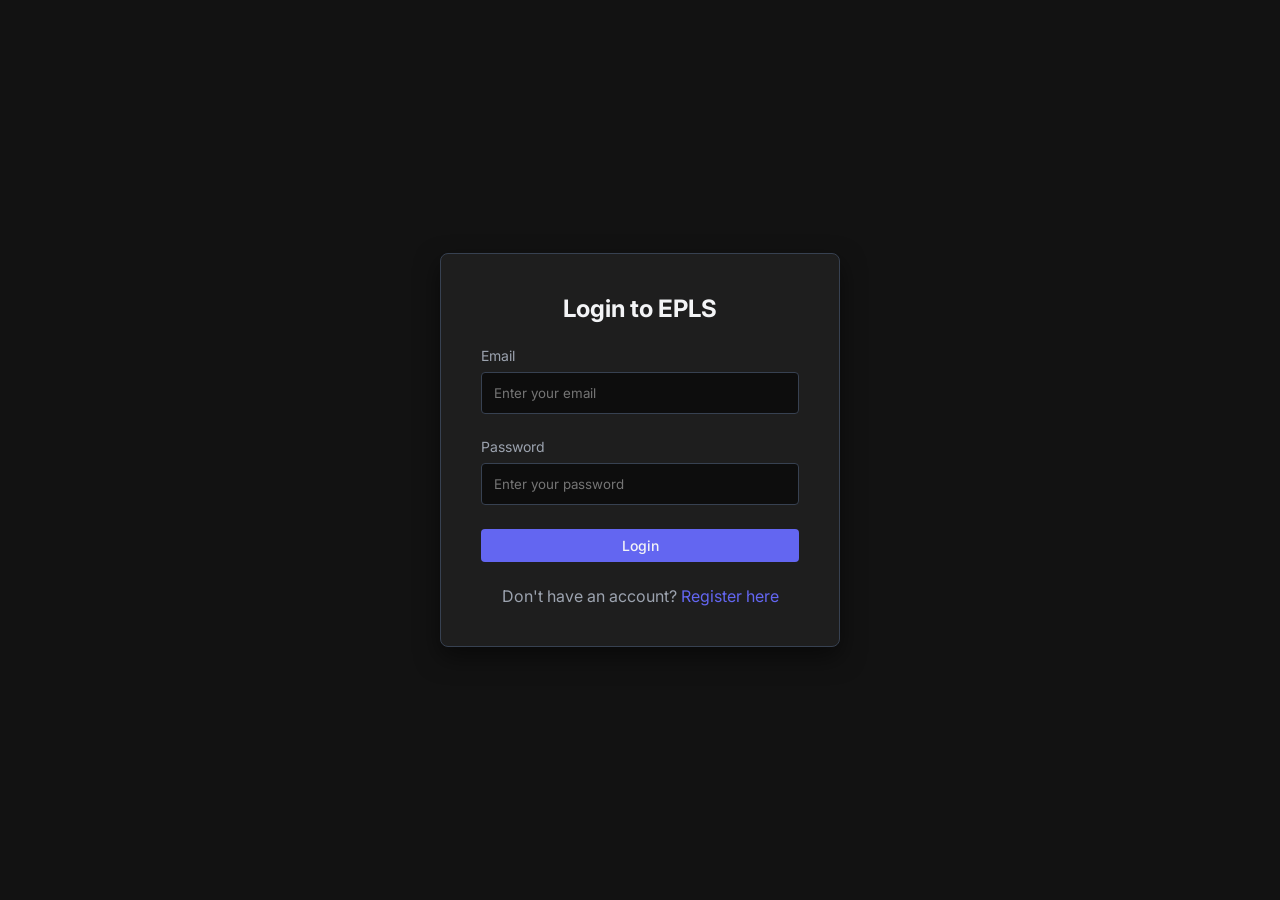
<file: Frontend/login.html>
<!DOCTYPE html>
<html lang="en">
<head>
    <meta charset="UTF-8">
    <meta name="viewport" content="width=device-width, initial-scale=1.0">
    <title>Login - EPLS</title>
    <link rel="stylesheet" href="css/style.css">
    <link href="https://fonts.googleapis.com/css2?family=Inter:wght@400;500;600;700&display=swap" rel="stylesheet">
</head>
<body>

<div class="auth-container">
    <div class="auth-box">
        <h2 class="text-center mb-3">Login to EPLS</h2>
        
        <form id="loginForm">
            <div class="form-group">
                <label class="form-label" for="email">Email</label>
                <input type="email" id="email" class="form-control" required placeholder="Enter your email">
            </div>
            
            <div class="form-group">
                <label class="form-label" for="password">Password</label>
                <input type="password" id="password" class="form-control" required placeholder="Enter your password">
            </div>
            
            <button type="submit" class="btn btn-primary" style="width: 100%" id="loginBtn">Login</button>
            
            <p class="text-center mt-3">
                Don't have an account? <a href="register.html">Register here</a>
            </p>
        </form>
    </div>
</div>

<script src="js/api.js"></script>
<script src="js/auth.js"></script>
<script>
    document.getElementById('loginForm').addEventListener('submit', async (e) => {
        e.preventDefault();
        
        const email = document.getElementById('email').value;
        const password = document.getElementById('password').value;
        const btn = document.getElementById('loginBtn');
        
        try {
            btn.textContent = 'Logging in...';
            btn.disabled = true;
            
            await auth.login(email, password);
            showToast('Login successful!');
            
            setTimeout(() => {
                auth.redirectByRole();
            }, 1000);
            
        } catch (error) {
            showToast(error.message, 'error');
            btn.textContent = 'Login';
            btn.disabled = false;
        }
    });
</script>

</body>
</html>
</file>
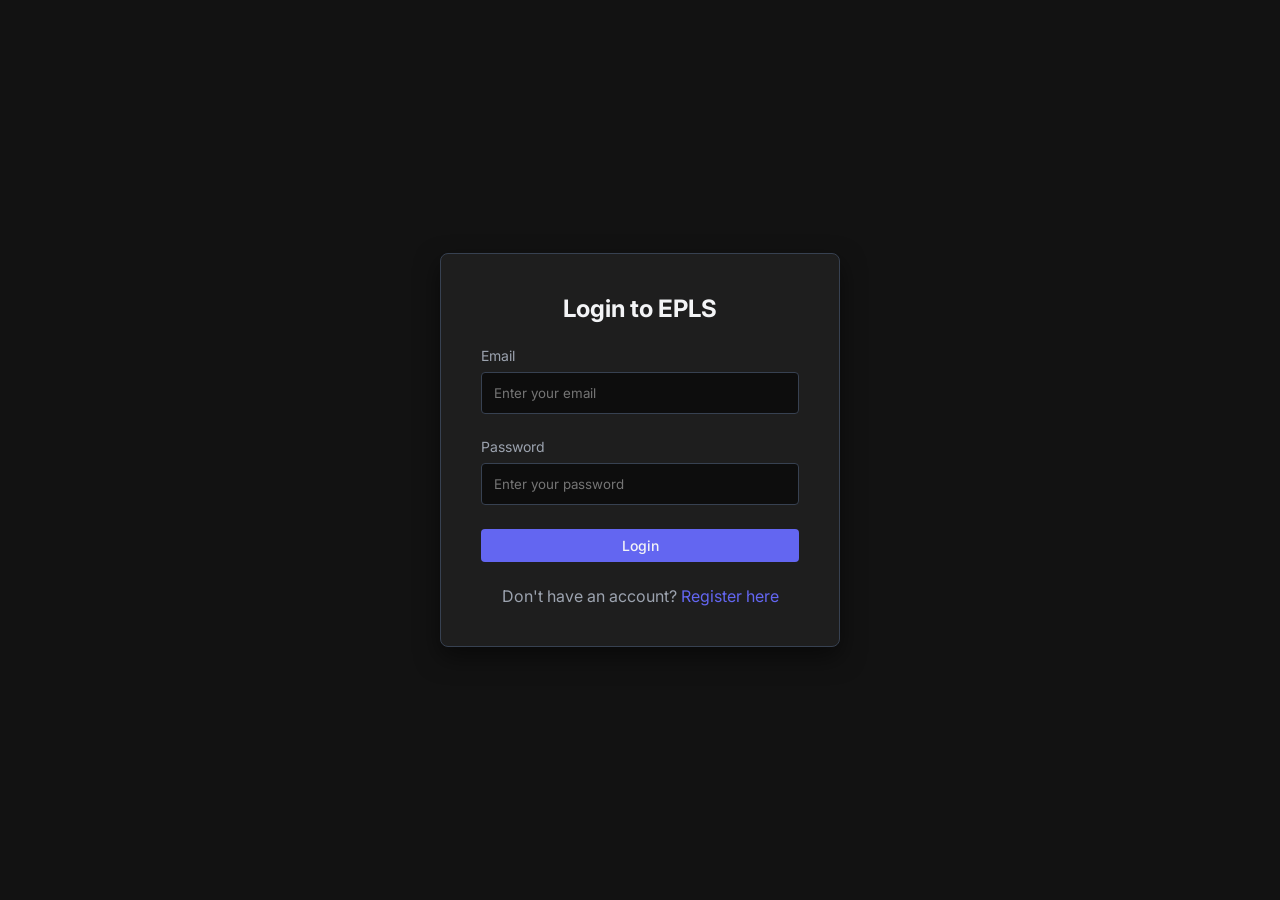
<file: Frontend/payroll.html>
<!DOCTYPE html>
<html lang="en">
<head>
    <meta charset="UTF-8">
    <meta name="viewport" content="width=device-width, initial-scale=1.0">
    <title>Payroll - EPLS</title>
    <link rel="stylesheet" href="css/style.css">
    <link href="https://fonts.googleapis.com/css2?family=Inter:wght@400;500;600;700&display=swap" rel="stylesheet">
</head>
<body>

<div class="app-container">
    <aside class="sidebar">
        <div class="sidebar-header">
            <span>EPLS Portal</span>
        </div>
        <ul class="sidebar-menu">
            <li><a href="dashboard.html" class="admin-only">Dashboard</a></li>
            <li><a href="employees.html" class="admin-only">Employees</a></li>
            <li><a href="departments.html" class="admin-only">Departments</a></li>
            <li><a href="attendance.html">Attendance</a></li>
            <li><a href="leaves.html">Leaves</a></li>
            <li><a href="payroll.html" class="active">Payroll</a></li>
            <li><a href="profile.html">My Profile</a></li>
            <li><a href="#" id="logout-btn">Logout</a></li>
        </ul>
    </aside>

    <main class="main-content">
        <nav class="top-nav">
            <h2 id="pageTitle">Payroll Management</h2>
            <div class="user-info">
                <span id="sidebar-user-name">User Name</span>
                <span class="user-role-badge" id="sidebar-user-role">ROLE</span>
            </div>
        </nav>

        <div class="content-area">
            <div class="table-container">
                <div class="table-header-actions">
                    <h3 id="tableTitle">Payroll Records</h3>
                    <button class="btn btn-primary admin-only" onclick="openPayrollModal()">+ Generate Payroll</button>
                </div>
                
                <div id="loading" class="text-center mt-3 mb-3">Loading payroll...</div>
                
                <table id="payrollTable" class="hidden">
                    <thead>
                        <tr>
                            <th class="admin-only">Emp ID</th>
                            <th>Month/Year</th>
                            <th>Basic</th>
                            <th>Allowances</th>
                            <th>Deductions</th>
                            <th>Unpaid Leave Ded.</th>
                            <th>Net Salary</th>
                            <th class="admin-only">Actions</th>
                        </tr>
                    </thead>
                    <tbody id="payrollTableBody">
                    </tbody>
                </table>
            </div>
        </div>
    </main>
</div>

<!-- Modal -->
<div class="modal" id="payrollModal">
    <div class="modal-content">
        <div class="modal-header">
            <h3 id="modalTitle">Generate Payroll</h3>
            <button class="close-modal" onclick="closePayrollModal()">&times;</button>
        </div>
        <div class="modal-body">
            <form id="payrollForm">
                <input type="hidden" id="payrollId">
                <div class="form-group" id="empIdGroup">
                    <label class="form-label">Employee</label>
                    <select id="payEmpId" class="form-control" required>
                    </select>
                </div>
                <div class="form-group">
                    <label class="form-label">Month (1-12)</label>
                    <input type="number" id="payMonth" class="form-control" min="1" max="12" required>
                </div>
                <div class="form-group">
                    <label class="form-label">Year</label>
                    <input type="number" id="payYear" class="form-control" min="2000" max="2100" required>
                </div>
                <div class="form-group">
                    <label class="form-label">Basic Salary</label>
                    <input type="number" step="0.01" id="payBasic" class="form-control" required>
                </div>
                <div class="form-group">
                    <label class="form-label">Allowances</label>
                    <input type="number" step="0.01" id="payAllow" class="form-control" required>
                </div>
                <div class="form-group">
                    <label class="form-label">Deductions</label>
                    <input type="number" step="0.01" id="payDed" class="form-control" required>
                </div>
                <div class="form-group">
                    <label class="form-label">Unpaid Leave Deduction</label>
                    <input type="number" step="0.01" id="payUnpaidDed" class="form-control" required>
                </div>
                <div class="text-muted mt-2 mb-2" style="font-size:0.875rem">
                    Note: Net Salary will be calculated by the backend automatically.
                </div>
            </form>
        </div>
        <div class="modal-footer">
            <button class="btn btn-secondary" onclick="closePayrollModal()">Cancel</button>
            <button class="btn btn-primary" id="savePayrollBtn" onclick="savePayroll()">Save</button>
        </div>
    </div>
</div>

<script src="js/api.js"></script>
<script src="js/auth.js"></script>
<script src="js/payroll.js"></script>
</body>
</html>
</file>
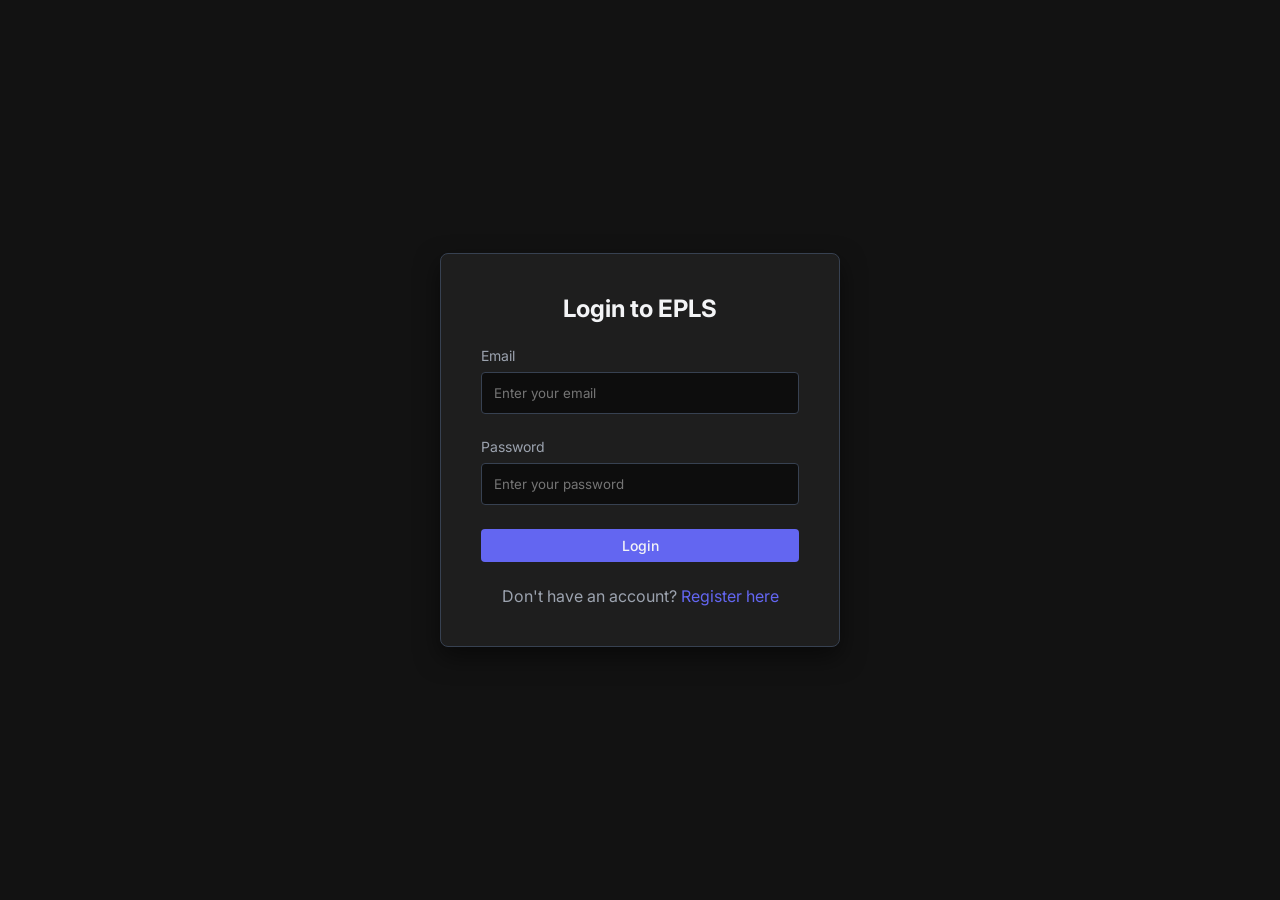
<file: Frontend/profile.html>
<!DOCTYPE html>
<html lang="en">
<head>
    <meta charset="UTF-8">
    <meta name="viewport" content="width=device-width, initial-scale=1.0">
    <title>My Profile - EPLS</title>
    <link rel="stylesheet" href="css/style.css">
    <link href="https://fonts.googleapis.com/css2?family=Inter:wght@400;500;600;700&display=swap" rel="stylesheet">
</head>
<body>

<div class="app-container">
    <aside class="sidebar">
        <div class="sidebar-header">
            <span>EPLS Portal</span>
        </div>
        <ul class="sidebar-menu">
            <li><a href="dashboard.html" class="admin-only">Dashboard</a></li>
            <li><a href="employees.html" class="admin-only">Employees</a></li>
            <li><a href="departments.html" class="admin-only">Departments</a></li>
            <li><a href="attendance.html">Attendance</a></li>
            <li><a href="leaves.html">Leaves</a></li>
            <li><a href="payroll.html">Payroll</a></li>
            <li><a href="profile.html" class="active">My Profile</a></li>
            <li><a href="#" id="logout-btn">Logout</a></li>
        </ul>
    </aside>

    <main class="main-content">
        <nav class="top-nav">
            <h2>My Profile</h2>
            <div class="user-info">
                <span id="sidebar-user-name">User Name</span>
                <span class="user-role-badge" id="sidebar-user-role">ROLE</span>
            </div>
        </nav>

        <div class="content-area">
            <div class="auth-box" style="margin: 0 auto; max-width: 600px;">
                <div id="loading" class="text-center">Loading profile...</div>
                
                <div id="profile-content" class="hidden">
                    <div style="text-align:center; margin-bottom: 2rem;">
                        <div style="width: 80px; height: 80px; background: var(--primary); border-radius: 50%; display:inline-flex; align-items:center; justify-content:center; font-size: 2rem; font-weight:bold; color:white; margin-bottom: 1rem;">
                            <span id="avatarLetter">U</span>
                        </div>
                        <h3 id="profName">Name</h3>
                        <span class="badge badge-info mt-1" id="profRole">Role</span>
                    </div>

                    <div style="display:grid; grid-template-columns: 1fr 1fr; gap: 1rem; margin-bottom: 1.5rem;">
                        <div>
                            <p class="text-muted" style="font-size:0.875rem">Email Address</p>
                            <p id="profEmail" style="font-weight:500">-</p>
                        </div>
                        <div>
                            <p class="text-muted" style="font-size:0.875rem">Phone</p>
                            <p id="profPhone" style="font-weight:500">-</p>
                        </div>
                        <div class="emp-data">
                            <p class="text-muted" style="font-size:0.875rem">Employee Code</p>
                            <p id="profCode" style="font-weight:500">-</p>
                        </div>
                        <div class="emp-data">
                            <p class="text-muted" style="font-size:0.875rem">Designation</p>
                            <p id="profDesig" style="font-weight:500">-</p>
                        </div>
                        <div class="emp-data">
                            <p class="text-muted" style="font-size:0.875rem">Department ID</p>
                            <p id="profDept" style="font-weight:500">-</p>
                        </div>
                        <div class="emp-data">
                            <p class="text-muted" style="font-size:0.875rem">Joining Date</p>
                            <p id="profJoin" style="font-weight:500">-</p>
                        </div>
                    </div>
                    
                    <div id="profFooter" class="text-center text-muted mt-3" style="font-size:0.875rem; border-top: 1px solid var(--border-color); padding-top: 1rem;">
                        If any information is incorrect, please contact HR.
                    </div>
                    
                    <div class="text-center mt-3">
                        <button class="btn btn-secondary" onclick="openEditProfileModal()">Edit Profile Details</button>
                    </div>
                </div>
            </div>
        </div>
    </main>
</div>

<!-- Edit Profile Modal -->
<div class="modal" id="editProfileModal">
    <div class="modal-content">
        <div class="modal-header">
            <h3>Edit Profile</h3>
            <button class="close-modal" onclick="closeEditProfileModal()">&times;</button>
        </div>
        <div class="modal-body">
            <form id="editProfileForm">
                <div class="form-group">
                    <label class="form-label">Name</label>
                    <input type="text" id="editProfName" class="form-control" required>
                </div>
                <div class="form-group">
                    <label class="form-label">Phone Number</label>
                    <input type="tel" id="editProfPhone" class="form-control">
                </div>
            </form>
        </div>
        <div class="modal-footer">
            <button class="btn btn-secondary" onclick="closeEditProfileModal()">Cancel</button>
            <button class="btn btn-primary" id="saveProfBtn" onclick="saveProfile()">Save Changes</button>
        </div>
    </div>
</div>

<script src="js/api.js"></script>
<script src="js/auth.js"></script>
<script src="js/profile.js"></script>
</body>
</html>
</file>
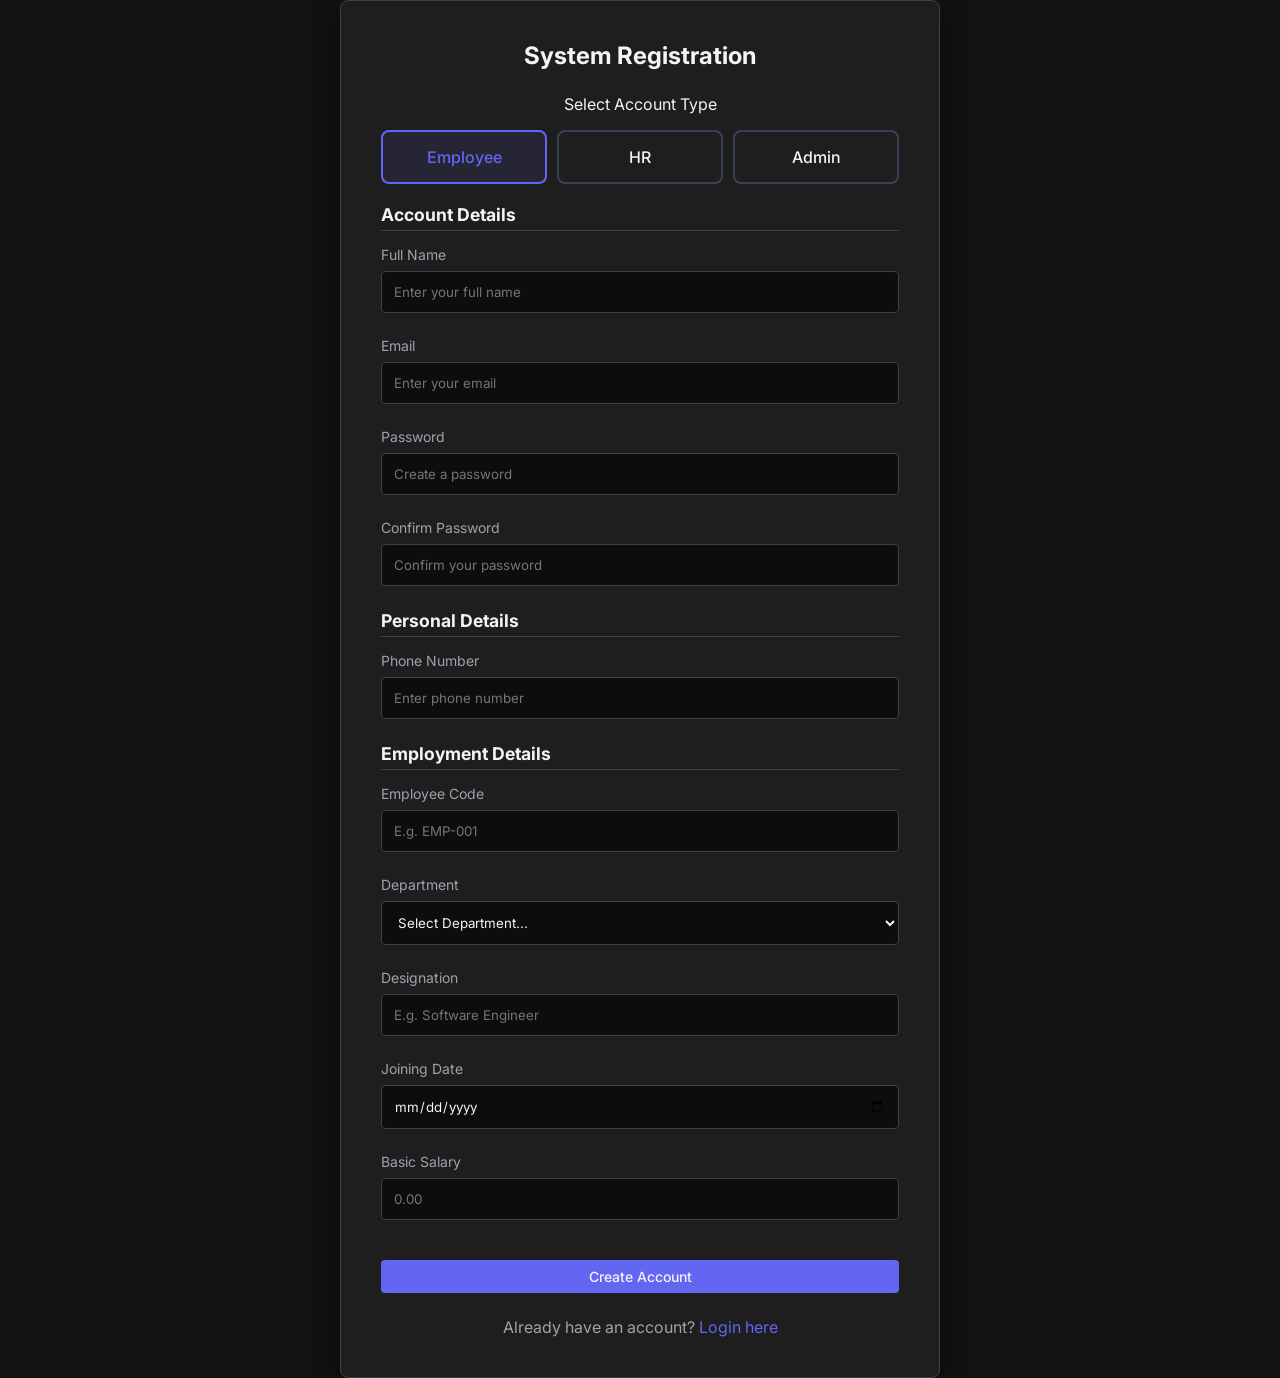
<file: Frontend/register.html>
<!DOCTYPE html>
<html lang="en">
<head>
    <meta charset="UTF-8">
    <meta name="viewport" content="width=device-width, initial-scale=1.0">
    <title>Register - EPLS</title>
    <link rel="stylesheet" href="css/style.css">
    <link href="https://fonts.googleapis.com/css2?family=Inter:wght@400;500;600;700&display=swap" rel="stylesheet">
    <style>
        .role-selector {
            display: flex;
            gap: 10px;
            margin-bottom: 20px;
        }
        .role-card {
            flex: 1;
            padding: 15px;
            text-align: center;
            border: 2px solid var(--border-color);
            border-radius: 8px;
            cursor: pointer;
            transition: all 0.2s;
            font-weight: 500;
        }
        .role-card.selected {
            border-color: var(--primary);
            background-color: rgba(99, 102, 241, 0.1);
            color: var(--primary);
        }
        .section-title {
            margin-top: 20px;
            margin-bottom: 15px;
            padding-bottom: 5px;
            border-bottom: 1px solid var(--border-color);
            font-size: 1.1rem;
        }
    </style>
</head>
<body>

<div class="auth-container">
    <div class="auth-box" style="max-width: 600px; width: 100%;">
        <h2 class="text-center mb-3">System Registration</h2>
        
        <div class="text-center mb-2">Select Account Type</div>
        <div class="role-selector" id="roleSelector">
            <div class="role-card selected" data-role="EMPLOYEE">Employee</div>
            <div class="role-card" data-role="HR">HR</div>
            <div class="role-card" data-role="ADMIN">Admin</div>
        </div>

        <form id="registerForm">
            <input type="hidden" id="role" value="EMPLOYEE">
            
            <h4 class="section-title">Account Details</h4>
            <div class="form-group">
                <label class="form-label" for="name">Full Name</label>
                <input type="text" id="name" class="form-control" required placeholder="Enter your full name">
            </div>

            <div class="form-group">
                <label class="form-label" for="email">Email</label>
                <input type="email" id="email" class="form-control" required placeholder="Enter your email">
            </div>
            
            <div class="form-group">
                <label class="form-label" for="password">Password</label>
                <input type="password" id="password" class="form-control" required placeholder="Create a password">
            </div>

            <div class="form-group">
                <label class="form-label" for="confirmPassword">Confirm Password</label>
                <input type="password" id="confirmPassword" class="form-control" required placeholder="Confirm your password">
            </div>

            <div id="employeeOnboardingFields">
                <h4 class="section-title">Personal Details</h4>
                <div class="form-group">
                    <label class="form-label" for="phone">Phone Number</label>
                    <input type="text" id="phone" class="form-control" placeholder="Enter phone number">
                </div>

                <h4 class="section-title">Employment Details</h4>
                <div class="form-group">
                    <label class="form-label" for="empCode">Employee Code</label>
                    <input type="text" id="empCode" class="form-control" placeholder="E.g. EMP-001">
                </div>

                <div class="form-group">
                    <label class="form-label" for="departmentId">Department</label>
                    <select id="departmentId" class="form-control">
                        <option value="">Select Department...</option>
                    </select>
                </div>

                <div class="form-group">
                    <label class="form-label" for="designation">Designation</label>
                    <input type="text" id="designation" class="form-control" placeholder="E.g. Software Engineer">
                </div>

                <div class="form-group">
                    <label class="form-label" for="joiningDate">Joining Date</label>
                    <input type="date" id="joiningDate" class="form-control">
                </div>

                <div class="form-group">
                    <label class="form-label" for="basicSalary">Basic Salary</label>
                    <input type="number" step="0.01" id="basicSalary" class="form-control" placeholder="0.00">
                </div>
            </div>
            
            <button type="submit" class="btn btn-primary mt-2" style="width: 100%" id="registerBtn">Create Account</button>
            
            <p class="text-center mt-3">
                Already have an account? <a href="login.html">Login here</a>
            </p>
        </form>
    </div>
</div>

<script src="js/api.js"></script>
<script src="js/auth.js"></script>
<script>
    document.addEventListener('DOMContentLoaded', async () => {
        // Load Departments for Employee Registration
        try {
            const depts = await api.get('/Department');
            const select = document.getElementById('departmentId');
            depts.forEach(d => {
                const opt = document.createElement('option');
                opt.value = d.id;
                opt.textContent = d.name;
                select.appendChild(opt);
            });
        } catch (e) {
            console.warn("Could not load departments", e);
        }

        // Role Selection Logic
        const roleCards = document.querySelectorAll('.role-card');
        const roleInput = document.getElementById('role');
        const empFields = document.getElementById('employeeOnboardingFields');
        const empInputs = empFields.querySelectorAll('input, select');

        roleCards.forEach(card => {
            card.addEventListener('click', () => {
                roleCards.forEach(c => c.classList.remove('selected'));
                card.classList.add('selected');
                
                const selectedRole = card.getAttribute('data-role');
                roleInput.value = selectedRole;

                if (selectedRole === 'EMPLOYEE') {
                    empFields.style.display = 'block';
                    empInputs.forEach(input => input.setAttribute('required', 'required'));
                    document.getElementById('phone').removeAttribute('required'); // phone is optional
                } else {
                    empFields.style.display = 'none';
                    empInputs.forEach(input => input.removeAttribute('required'));
                }
            });
        });

        // Form Submit
        document.getElementById('registerForm').addEventListener('submit', async (e) => {
            e.preventDefault();
            
            const password = document.getElementById('password').value;
            const confirmPassword = document.getElementById('confirmPassword').value;
            
            if (password !== confirmPassword) {
                showToast("Passwords do not match", "error");
                return;
            }

            const btn = document.getElementById('registerBtn');
            const role = roleInput.value;
            
            try {
                btn.textContent = 'Registering...';
                btn.disabled = true;
                
                const payload = {
                    name: document.getElementById('name').value,
                    email: document.getElementById('email').value,
                    password: password,
                    role: role
                };

                if (role === 'EMPLOYEE') {
                    const deptVal = document.getElementById('departmentId').value;
                    if (!deptVal) {
                        showToast("Please select a Department. (If list is empty, HR must create one first)", "error");
                        btn.textContent = 'Create Account';
                        btn.disabled = false;
                        return;
                    }
                    
                    payload.phone = document.getElementById('phone').value;
                    payload.employeeCode = document.getElementById('empCode').value;
                    payload.departmentId = parseInt(deptVal);
                    payload.designation = document.getElementById('designation').value;
                    payload.joiningDate = document.getElementById('joiningDate').value;
                    payload.basicSalary = parseFloat(document.getElementById('basicSalary').value || 0);
                    
                    await auth.registerEmployee(payload);
                } else {
                    await auth.register(payload.name, payload.email, payload.password, payload.role);
                }
                
                showToast('Registration successful! Please login.');
                
                setTimeout(() => {
                    window.location.href = 'login.html';
                }, 2000);
                
            } catch (error) {
                showToast(error.message, 'error');
                btn.textContent = 'Create Account';
                btn.disabled = false;
            }
        });
    });
</script>

</body>
</html>
</file>
<file: Frontend/css/style.css>
:root {
    --bg-dark: #121212;
    --bg-darker: #0d0d0d;
    --bg-card: #1e1e1e;
    --bg-hover: #2c2c2c;
    --primary: #6366f1;
    --primary-hover: #4f46e5;
    --text-main: #f3f4f6;
    --text-muted: #9ca3af;
    --border-color: #374151;
    --success: #10b981;
    --warning: #f59e0b;
    --danger: #ef4444;
    --info: #3b82f6;
}

* {
    margin: 0;
    padding: 0;
    box-sizing: border-box;
    font-family: 'Inter', 'Segoe UI', Roboto, Helvetica, Arial, sans-serif;
}

body {
    background-color: var(--bg-dark);
    color: var(--text-main);
    display: flex;
    min-height: 100vh;
}

/* Typography */
h1, h2, h3, h4 {
    color: var(--text-main);
    margin-bottom: 1rem;
}

p {
    color: var(--text-muted);
}

a {
    color: var(--primary);
    text-decoration: none;
    transition: color 0.3s ease;
}

a:hover {
    color: var(--primary-hover);
}

/* Layout */
.app-container {
    display: flex;
    width: 100%;
}

.sidebar {
    width: 260px;
    background-color: var(--bg-card);
    border-right: 1px solid var(--border-color);
    display: flex;
    flex-direction: column;
    transition: all 0.3s ease;
}

.sidebar-header {
    padding: 1.5rem;
    font-size: 1.25rem;
    font-weight: 600;
    border-bottom: 1px solid var(--border-color);
    display: flex;
    align-items: center;
    gap: 0.5rem;
}

.sidebar-menu {
    flex: 1;
    padding: 1rem 0;
    list-style: none;
}

.sidebar-menu li a {
    display: flex;
    align-items: center;
    padding: 0.75rem 1.5rem;
    color: var(--text-muted);
    text-decoration: none;
    transition: all 0.3s ease;
}

.sidebar-menu li a:hover, .sidebar-menu li a.active {
    background-color: var(--bg-hover);
    color: var(--text-main);
    border-left: 4px solid var(--primary);
}

.main-content {
    flex: 1;
    display: flex;
    flex-direction: column;
    min-width: 0; /* Important for flex child truncation */
}

.top-nav {
    height: 70px;
    background-color: var(--bg-card);
    border-bottom: 1px solid var(--border-color);
    display: flex;
    align-items: center;
    justify-content: space-between;
    padding: 0 2rem;
}

.user-info {
    display: flex;
    align-items: center;
    gap: 1rem;
}

.user-role-badge {
    background-color: var(--primary);
    color: white;
    padding: 0.25rem 0.5rem;
    border-radius: 4px;
    font-size: 0.75rem;
    font-weight: bold;
}

.content-area {
    padding: 2rem;
    overflow-y: auto;
    flex: 1;
}

/* Cards */
.dashboard-cards {
    display: grid;
    grid-template-columns: repeat(auto-fit, minmax(240px, 1fr));
    gap: 1.5rem;
    margin-bottom: 2rem;
}

.stat-card {
    background-color: var(--bg-card);
    border: 1px solid var(--border-color);
    border-radius: 8px;
    padding: 1.5rem;
    display: flex;
    flex-direction: column;
    transition: transform 0.2s ease, box-shadow 0.2s ease;
}

.stat-card:hover {
    transform: translateY(-2px);
    box-shadow: 0 4px 12px rgba(0, 0, 0, 0.5);
}

.stat-title {
    color: var(--text-muted);
    font-size: 0.875rem;
    margin-bottom: 0.5rem;
}

.stat-value {
    font-size: 2rem;
    font-weight: 700;
    color: var(--text-main);
}

/* Tables */
.table-container {
    background-color: var(--bg-card);
    border-radius: 8px;
    border: 1px solid var(--border-color);
    overflow-x: auto;
    margin-bottom: 2rem;
}

.table-header-actions {
    display: flex;
    justify-content: space-between;
    padding: 1rem 1.5rem;
    border-bottom: 1px solid var(--border-color);
    align-items: center;
}

table {
    width: 100%;
    border-collapse: collapse;
}

th, td {
    padding: 1rem 1.5rem;
    text-align: left;
    border-bottom: 1px solid var(--border-color);
}

th {
    background-color: var(--bg-darker);
    color: var(--text-muted);
    font-weight: 500;
    text-transform: uppercase;
    font-size: 0.75rem;
    letter-spacing: 0.05em;
    position: sticky;
    top: 0;
}

tr:hover td {
    background-color: var(--bg-hover);
}

/* Buttons */
.btn {
    display: inline-flex;
    align-items: center;
    justify-content: center;
    padding: 0.5rem 1rem;
    border-radius: 4px;
    font-weight: 500;
    cursor: pointer;
    transition: all 0.2s ease;
    border: none;
    font-size: 0.875rem;
    color: var(--text-main);
}

.btn-primary {
    background-color: var(--primary);
}

.btn-primary:hover {
    background-color: var(--primary-hover);
}

.btn-secondary {
    background-color: transparent;
    border: 1px solid var(--border-color);
}

.btn-secondary:hover {
    background-color: var(--bg-hover);
}

.btn-danger {
    background-color: var(--danger);
}

.btn-danger:hover {
    background-color: #dc2626;
    color: white;
}

.btn-success {
    background-color: var(--success);
}

.btn-success:hover {
    background-color: #059669;
}

.btn-sm {
    padding: 0.25rem 0.5rem;
    font-size: 0.75rem;
}

/* Forms */
.form-group {
    margin-bottom: 1.5rem;
}

.form-label {
    display: block;
    margin-bottom: 0.5rem;
    color: var(--text-muted);
    font-size: 0.875rem;
}

.form-control {
    width: 100%;
    padding: 0.75rem;
    background-color: var(--bg-darker);
    border: 1px solid var(--border-color);
    border-radius: 4px;
    color: var(--text-main);
    transition: border-color 0.2s ease;
}

.form-control:focus {
    outline: none;
    border-color: var(--primary);
}

/* Auth Page specific */
.auth-container {
    display: flex;
    align-items: center;
    justify-content: center;
    min-height: 100vh;
    width: 100%;
}

.auth-box {
    background-color: var(--bg-card);
    padding: 2.5rem;
    border-radius: 8px;
    border: 1px solid var(--border-color);
    width: 100%;
    max-width: 400px;
    box-shadow: 0 10px 25px rgba(0, 0, 0, 0.5);
}

/* Modal */
.modal {
    display: none;
    position: fixed;
    top: 0; left: 0; right: 0; bottom: 0;
    background-color: rgba(0,0,0,0.7);
    z-index: 1000;
    align-items: center;
    justify-content: center;
}

.modal.active {
    display: flex;
}

.modal-content {
    background-color: var(--bg-card);
    border-radius: 8px;
    width: 100%;
    max-width: 500px;
    border: 1px solid var(--border-color);
    box-shadow: 0 10px 25px rgba(0,0,0,0.5);
    max-height: 90vh;
    overflow-y: auto;
}

.modal-header {
    padding: 1.5rem;
    border-bottom: 1px solid var(--border-color);
    display: flex;
    justify-content: space-between;
    align-items: center;
}

.modal-body {
    padding: 1.5rem;
}

.modal-footer {
    padding: 1.5rem;
    border-top: 1px solid var(--border-color);
    display: flex;
    justify-content: flex-end;
    gap: 1rem;
}

.close-modal {
    background: none;
    border: none;
    color: var(--text-muted);
    font-size: 1.5rem;
    cursor: pointer;
}

/* Badges */
.badge {
    padding: 0.25rem 0.5rem;
    border-radius: 9999px;
    font-size: 0.75rem;
    font-weight: 500;
}

.badge-success { background-color: rgba(16, 185, 129, 0.2); color: var(--success); }
.badge-warning { background-color: rgba(245, 158, 11, 0.2); color: var(--warning); }
.badge-danger { background-color: rgba(239, 68, 68, 0.2); color: var(--danger); }
.badge-info { background-color: rgba(59, 130, 246, 0.2); color: var(--info); }

/* Toasts */
#toast-container {
    position: fixed;
    top: 20px;
    right: 20px;
    z-index: 2000;
}

.toast {
    background-color: var(--bg-card);
    color: var(--text-main);
    padding: 1rem 1.5rem;
    border-radius: 4px;
    margin-bottom: 1rem;
    box-shadow: 0 4px 6px rgba(0,0,0,0.3);
    border-left: 4px solid var(--primary);
    animation: slideIn 0.3s ease forwards;
}

.toast.error { border-left-color: var(--danger); }
.toast.success { border-left-color: var(--success); }

@keyframes slideIn {
    from { transform: translateX(100%); opacity: 0; }
    to { transform: translateX(0); opacity: 1; }
}

/* Utilities */
.text-center { text-align: center; }
.mt-1 { margin-top: 0.5rem; }
.mt-2 { margin-top: 1rem; }
.mt-3 { margin-top: 1.5rem; }
.mb-1 { margin-bottom: 0.5rem; }
.mb-2 { margin-bottom: 1rem; }
.mb-3 { margin-bottom: 1.5rem; }
.flex { display: flex; }
.gap-2 { gap: 0.5rem; }
.gap-3 { gap: 1rem; }
.hidden { display: none !important; }

/* Responsive */
@media (max-width: 768px) {
    .sidebar {
        position: fixed;
        height: 100vh;
        z-index: 100;
        transform: translateX(-100%);
    }
    
    .sidebar.active {
        transform: translateX(0);
    }
    
    .mobile-menu-btn {
        display: block;
    }
}
</file>
